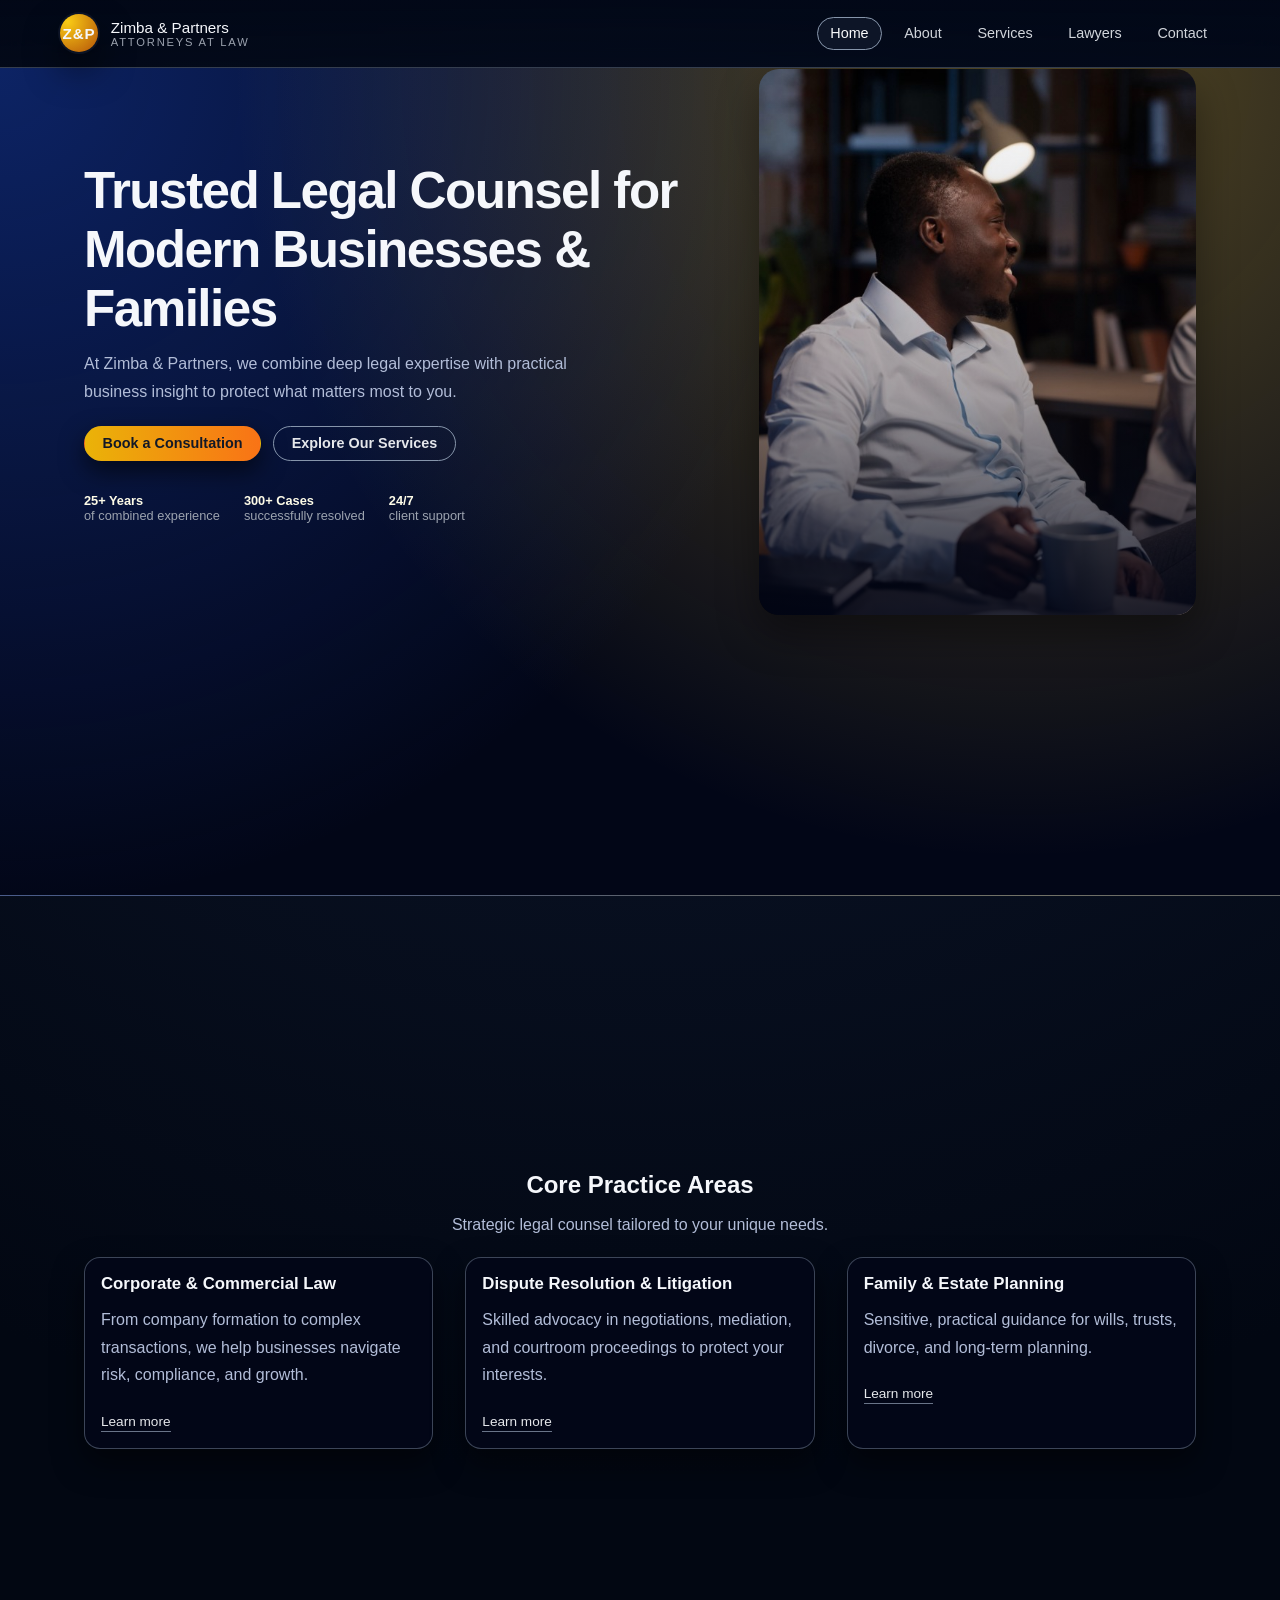
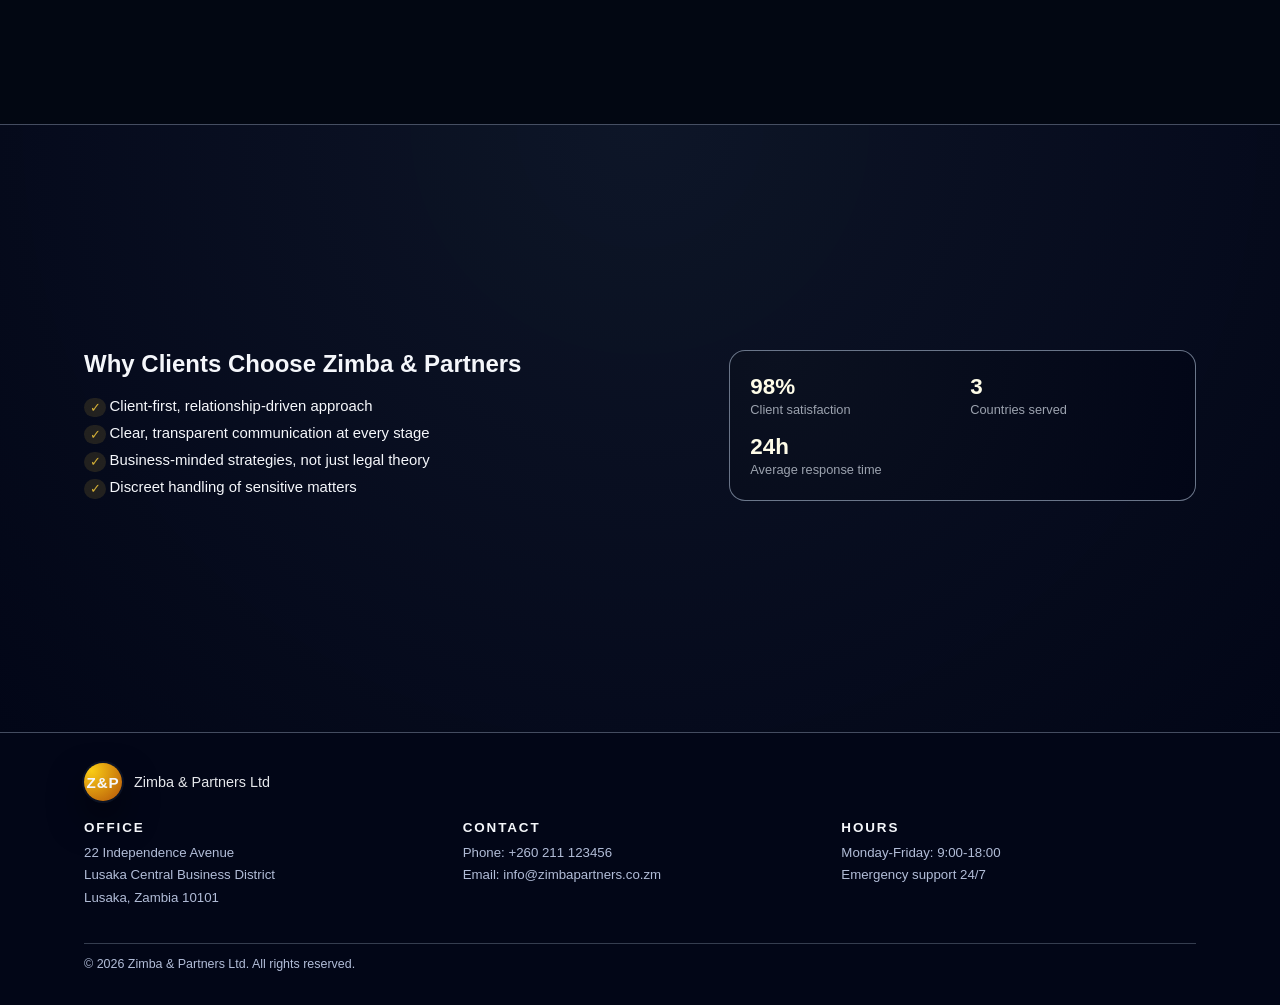
<file: index.html>
<!DOCTYPE html>
<html lang="en">
  <head>
    <meta charset="UTF-8" />
    <meta name="viewport" content="width=device-width, initial-scale=1.0" />
    <title>Zimba &amp; Partners Law Firm | Home</title>
    <link rel="icon" type="image/png" href="assets/img/favicon/favicon.png" />
    <link rel="stylesheet" href="assets/css/style.css" />
  </head>
  <body>
    <header class="site-header">
      <div class="container header-inner">
        <a href="index.html" class="logo">
          <span class="logo-mark">Z&amp;P</span>
          <span class="logo-text">
            Zimba &amp; Partners
            <span class="logo-subtitle">Attorneys at Law</span>
          </span>
        </a>

        <button class="nav-toggle">
          <span class="nav-toggle-line"></span>
          <span class="nav-toggle-line"></span>
          <span class="nav-toggle-line"></span>
        </button>

        <nav class="site-nav">
          <ul>
            <li><a href="index.html" class="active">Home</a></li>
            <li><a href="about.html">About</a></li>
            <li><a href="services.html">Services</a></li>
            <li><a href="lawyers.html">Lawyers</a></li>
            <li><a href="contact.html">Contact</a></li>
          </ul>
        </nav>
      </div>
    </header>

    <main>
      <section class="hero" style="min-height: calc(100vh - 72px);">
        <div class="container hero-inner">
          <div class="hero-content">
            <h1>Trusted Legal Counsel for Modern Businesses &amp; Families</h1>
            <p>
              At Zimba &amp; Partners, we combine deep legal expertise with
              practical business insight to protect what matters most to you.
            </p>
            <div class="hero-actions">
              <a href="contact.html" class="btn">Book a Consultation</a>
              <a href="services.html" class="btn btn-outline">Explore Our Services</a>
            </div>
            <div class="hero-meta">
              <div>
                <span class="hero-meta-label">25+ Years</span>
                <span class="hero-meta-text">of combined experience</span>
              </div>
              <div>
                <span class="hero-meta-label">300+ Cases</span>
                <span class="hero-meta-text">successfully resolved</span>
              </div>
              <div>
                <span class="hero-meta-label">24/7</span>
                <span class="hero-meta-text">client support</span>
              </div>
            </div>
          </div>

          <div class="hero-slideshow">
            <div class="slideshow-track">
              <div class="slideshow-slide active">
                <img src="assets/img/hero/hero-slide-1.jpg" alt="Modern law office interior" />
                <div class="slide-overlay"></div>
              </div>
              <div class="slideshow-slide">
                <img src="assets/img/hero/hero-slide-2.jpg" alt="Legal team in consultation" />
                <div class="slide-overlay"></div>
              </div>
              <div class="slideshow-slide">
                <img src="assets/img/hero/hero-slide-3.jpg" alt="Courtroom advocacy" />
                <div class="slide-overlay"></div>
              </div>
            </div>
          </div>
        </div>
      </section>

      <section class="section" id="home-services">
        <div class="container">
          <header class="section-header">
            <h2>Core Practice Areas</h2>
            <p>Strategic legal counsel tailored to your unique needs.</p>
          </header>

          <div class="card-grid">
            <div class="card">
              <h3>Corporate &amp; Commercial Law</h3>
              <p>
                From company formation to complex transactions, we help businesses
                navigate risk, compliance, and growth.
              </p>
              <a href="services.html#corporate" class="card-link">Learn more</a>
            </div>

            <div class="card">
              <h3>Dispute Resolution &amp; Litigation</h3>
              <p>
                Skilled advocacy in negotiations, mediation, and courtroom
                proceedings to protect your interests.
              </p>
              <a href="services.html#litigation" class="card-link">Learn more</a>
            </div>

            <div class="card">
              <h3>Family &amp; Estate Planning</h3>
              <p>
                Sensitive, practical guidance for wills, trusts, divorce, and
                long-term planning.
              </p>
              <a href="services.html#family" class="card-link">Learn more</a>
            </div>
          </div>
        </div>
      </section>

      <section class="section section-alt final-block">
        <div class="container two-column">
          <div>
            <header class="section-header align-left">
              <h2>Why Clients Choose Zimba &amp; Partners</h2>
            </header>
            <ul class="checklist">
              <li>Client-first, relationship-driven approach</li>
              <li>Clear, transparent communication at every stage</li>
              <li>Business-minded strategies, not just legal theory</li>
              <li>Discreet handling of sensitive matters</li>
            </ul>
          </div>
          <div class="stats-panel">
            <div>
              <span class="stat-number">98%</span>
              <span class="stat-label">Client satisfaction</span>
            </div>
            <div>
              <span class="stat-number">3</span>
              <span class="stat-label">Countries served</span>
            </div>
            <div>
              <span class="stat-number">24h</span>
              <span class="stat-label">Average response time</span>
            </div>
          </div>
        </div>
      </section>

      <footer class="site-footer">
        <div class="container footer-inner">
          <div class="footer-brand">
            <span class="logo-mark">Z&amp;P</span>
            <span class="footer-text">Zimba &amp; Partners Ltd</span>
          </div>
          <div class="footer-columns">
            <div>
              <h4>Office</h4>
              <p>
                22 Independence Avenue<br />
                Lusaka Central Business District<br />
                Lusaka, Zambia 10101
              </p>
            </div>
            <div>
              <h4>Contact</h4>
              <p>
                Phone: +260 211 123456<br />
                Email: info@zimbapartners.co.zm
              </p>
            </div>
            <div>
              <h4>Hours</h4>
              <p>
                Monday-Friday: 9:00-18:00<br />
                Emergency support 24/7
              </p>
            </div>
          </div>
          <div class="footer-bottom">
            <p>&copy; <span id="year"></span> Zimba &amp; Partners Ltd. All rights reserved.</p>
          </div>
        </div>
      </footer>
    </main>

    <script src="assets/js/script.js"></script>
  </body>
</html>
</file>
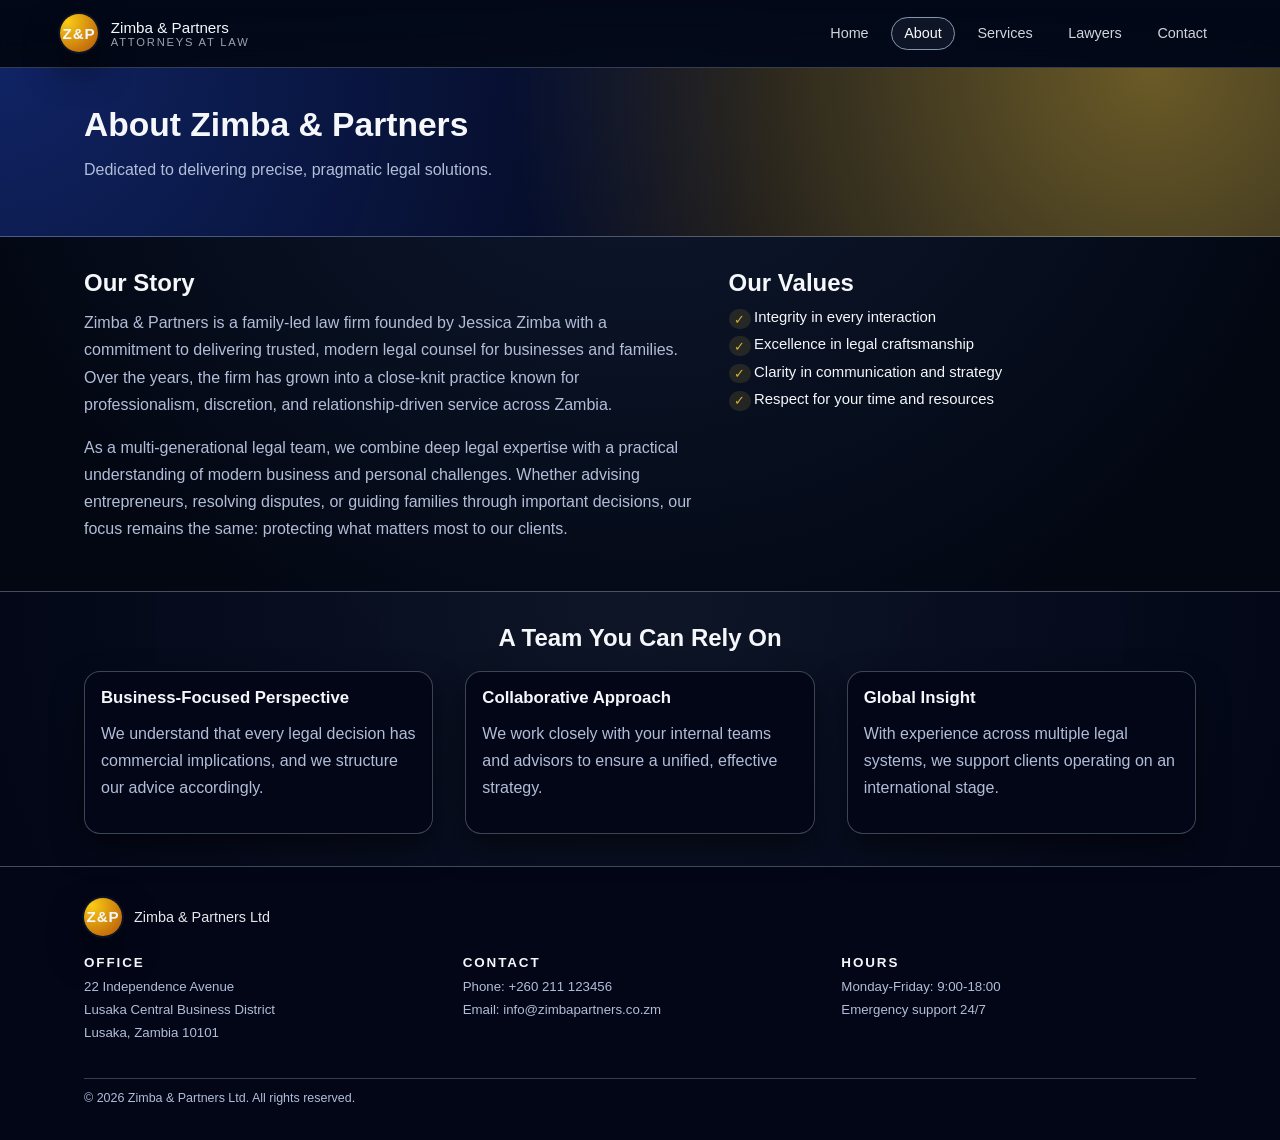
<file: about.html>
<!DOCTYPE html>
<html lang="en">
  <head>
    <meta charset="UTF-8" />
    <meta name="viewport" content="width=device-width, initial-scale=1.0" />
    <title>Zimba &amp; Partners Law Firm | About</title>
    <link rel="icon" type="image/png" href="assets/img/favicon/favicon.png" />
    <link rel="stylesheet" href="assets/css/style.css" />
  </head>
  <body>
    <header class="site-header">
      <div class="container header-inner">
        <a href="index.html" class="logo">
          <span class="logo-mark">Z&amp;P</span>
          <span class="logo-text">
            Zimba &amp; Partners
            <span class="logo-subtitle">Attorneys at Law</span>
          </span>
        </a>

        <button class="nav-toggle">
          <span class="nav-toggle-line"></span>
          <span class="nav-toggle-line"></span>
          <span class="nav-toggle-line"></span>
        </button>

        <nav class="site-nav">
          <ul>
            <li><a href="index.html">Home</a></li>
            <li><a href="about.html" class="active">About</a></li>
            <li><a href="services.html">Services</a></li>
            <li><a href="lawyers.html">Lawyers</a></li>
            <li><a href="contact.html">Contact</a></li>
          </ul>
        </nav>
      </div>
    </header>

    <main>
      <section class="page-hero">
        <div class="container">
          <h1>About Zimba &amp; Partners</h1>
          <p>Dedicated to delivering precise, pragmatic legal solutions.</p>
        </div>
      </section>

      <section class="section">
        <div class="container two-column">
          <div>
            <h2>Our Story</h2>
            <p>
              Zimba &amp; Partners is a family-led law firm founded by Jessica Zimba
              with a commitment to delivering trusted, modern legal counsel for
              businesses and families. Over the years, the firm has grown into a
              close-knit practice known for professionalism, discretion, and
              relationship-driven service across Zambia.
            </p>
            <p>
              As a multi-generational legal team, we combine deep legal expertise
              with a practical understanding of modern business and personal
              challenges. Whether advising entrepreneurs, resolving disputes, or
              guiding families through important decisions, our focus remains the
              same: protecting what matters most to our clients.
            </p>
          </div>
          <div>
            <h2>Our Values</h2>
            <ul class="checklist">
              <li>Integrity in every interaction</li>
              <li>Excellence in legal craftsmanship</li>
              <li>Clarity in communication and strategy</li>
              <li>Respect for your time and resources</li>
            </ul>
          </div>
        </div>
      </section>

      <section class="section section-alt">
        <div class="container">
          <header class="section-header">
            <h2>A Team You Can Rely On</h2>
          </header>
          <div class="card-grid">
            <div class="card">
              <h3>Business-Focused Perspective</h3>
              <p>
                We understand that every legal decision has commercial
                implications, and we structure our advice accordingly.
              </p>
            </div>
            <div class="card">
              <h3>Collaborative Approach</h3>
              <p>
                We work closely with your internal teams and advisors to ensure a
                unified, effective strategy.
              </p>
            </div>
            <div class="card">
              <h3>Global Insight</h3>
              <p>
                With experience across multiple legal systems, we support clients
                operating on an international stage.
              </p>
            </div>
          </div>
        </div>
      </section>

      <footer class="site-footer">
        <div class="container footer-inner">
          <div class="footer-brand">
            <span class="logo-mark">Z&amp;P</span>
            <span class="footer-text">Zimba &amp; Partners Ltd</span>
          </div>
          <div class="footer-columns">
            <div>
              <h4>Office</h4>
              <p>
                22 Independence Avenue<br />
                Lusaka Central Business District<br />
                Lusaka, Zambia 10101
              </p>
            </div>
            <div>
              <h4>Contact</h4>
              <p>
                Phone: +260 211 123456<br />
                Email: info@zimbapartners.co.zm
              </p>
            </div>
            <div>
              <h4>Hours</h4>
              <p>
                Monday-Friday: 9:00-18:00<br />
                Emergency support 24/7
              </p>
            </div>
          </div>
          <div class="footer-bottom">
            <p>&copy; <span id="year"></span> Zimba &amp; Partners Ltd. All rights reserved.</p>
          </div>
        </div>
      </footer>
    </main>

    <script src="assets/js/script.js"></script>
  </body>
</html>
</file>
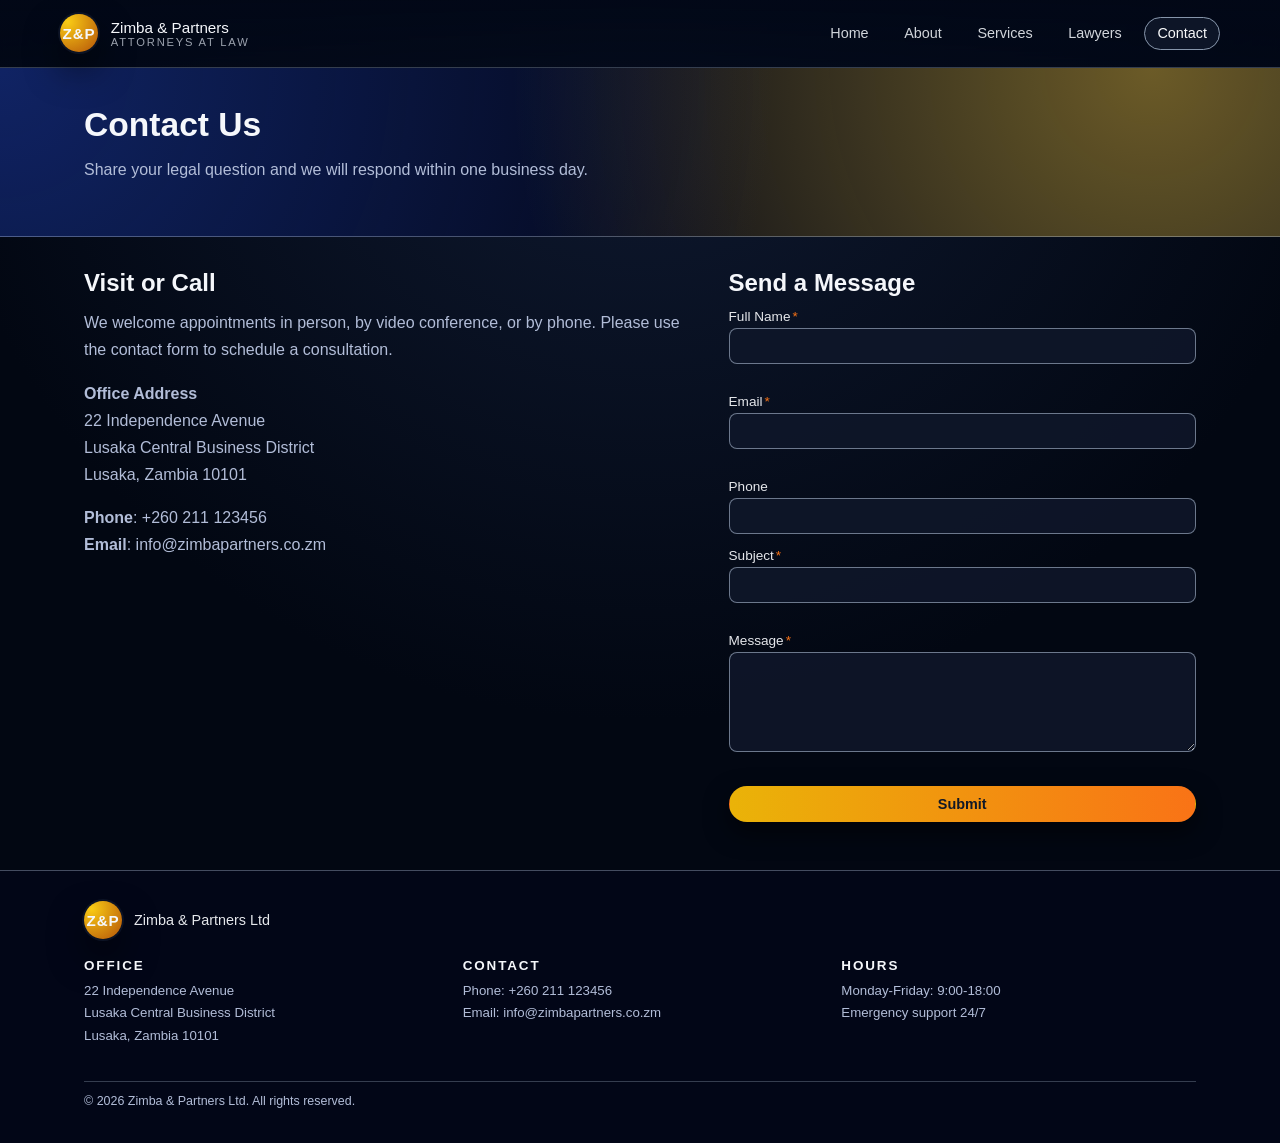
<file: contact.html>
<!DOCTYPE html>
<html lang="en">
  <head>
    <meta charset="UTF-8" />
    <meta name="viewport" content="width=device-width, initial-scale=1.0" />
    <title>Zimba &amp; Partners Law Firm | Contact</title>
    <link rel="icon" type="image/png" href="assets/img/favicon/favicon.png" />
    <link rel="stylesheet" href="assets/css/style.css" />
  </head>
  <body>
    <header class="site-header">
      <div class="container header-inner">
        <a href="index.html" class="logo">
          <span class="logo-mark">Z&amp;P</span>
          <span class="logo-text">
            Zimba &amp; Partners
            <span class="logo-subtitle">Attorneys at Law</span>
          </span>
        </a>

        <button class="nav-toggle">
          <span class="nav-toggle-line"></span>
          <span class="nav-toggle-line"></span>
          <span class="nav-toggle-line"></span>
        </button>

        <nav class="site-nav">
          <ul>
            <li><a href="index.html">Home</a></li>
            <li><a href="about.html">About</a></li>
            <li><a href="services.html">Services</a></li>
            <li><a href="lawyers.html">Lawyers</a></li>
            <li><a href="contact.html" class="active">Contact</a></li>
          </ul>
        </nav>
      </div>
    </header>

    <main>
      <section class="page-hero">
        <div class="container">
          <h1>Contact Us</h1>
          <p>Share your legal question and we will respond within one business day.</p>
        </div>
      </section>

      <section class="section">
        <div class="container two-column">
          <div>
            <h2>Visit or Call</h2>
            <p>
              We welcome appointments in person, by video conference, or by phone.
              Please use the contact form to schedule a consultation.
            </p>
            <p>
              <strong>Office Address</strong><br />
              22 Independence Avenue<br />
              Lusaka Central Business District<br />
              Lusaka, Zambia 10101
            </p>
            <p>
              <strong>Phone</strong>: +260 211 123456<br />
              <strong>Email</strong>: info@zimbapartners.co.zm
            </p>
          </div>

          <div>
            <h2>Send a Message</h2>
            <form id="contact-form" novalidate>
              <div class="form-group">
                <label for="name">Full Name<span class="required">*</span></label>
                <input type="text" id="name" name="name" required />
                <p class="error-message" data-for="name"></p>
              </div>

              <div class="form-group">
                <label for="email">Email<span class="required">*</span></label>
                <input type="email" id="email" name="email" required />
                <p class="error-message" data-for="email"></p>
              </div>

              <div class="form-group">
                <label for="phone">Phone</label>
                <input type="tel" id="phone" name="phone" />
              </div>

              <div class="form-group">
                <label for="subject">Subject<span class="required">*</span></label>
                <input type="text" id="subject" name="subject" required />
                <p class="error-message" data-for="subject"></p>
              </div>

              <div class="form-group">
                <label for="message">Message<span class="required">*</span></label>
                <textarea id="message" name="message" rows="5" required></textarea>
                <p class="error-message" data-for="message"></p>
              </div>

              <div class="form-group">
                <button type="submit" class="btn btn-full">Submit</button>
              </div>

              <p id="form-success" class="form-success"></p>
            </form>
          </div>
        </div>
      </section>

      <footer class="site-footer">
        <div class="container footer-inner">
          <div class="footer-brand">
            <span class="logo-mark">Z&amp;P</span>
            <span class="footer-text">Zimba &amp; Partners Ltd</span>
          </div>
          <div class="footer-columns">
            <div>
              <h4>Office</h4>
              <p>
                22 Independence Avenue<br />
                Lusaka Central Business District<br />
                Lusaka, Zambia 10101
              </p>
            </div>
            <div>
              <h4>Contact</h4>
              <p>
                Phone: +260 211 123456<br />
                Email: info@zimbapartners.co.zm
              </p>
            </div>
            <div>
              <h4>Hours</h4>
              <p>
                Monday-Friday: 9:00-18:00<br />
                Emergency support 24/7
              </p>
            </div>
          </div>
          <div class="footer-bottom">
            <p>&copy; <span id="year"></span> Zimba &amp; Partners Ltd. All rights reserved.</p>
          </div>
        </div>
      </footer>
    </main>

    <script src="assets/js/script.js"></script>
  </body>
</html>
</file>
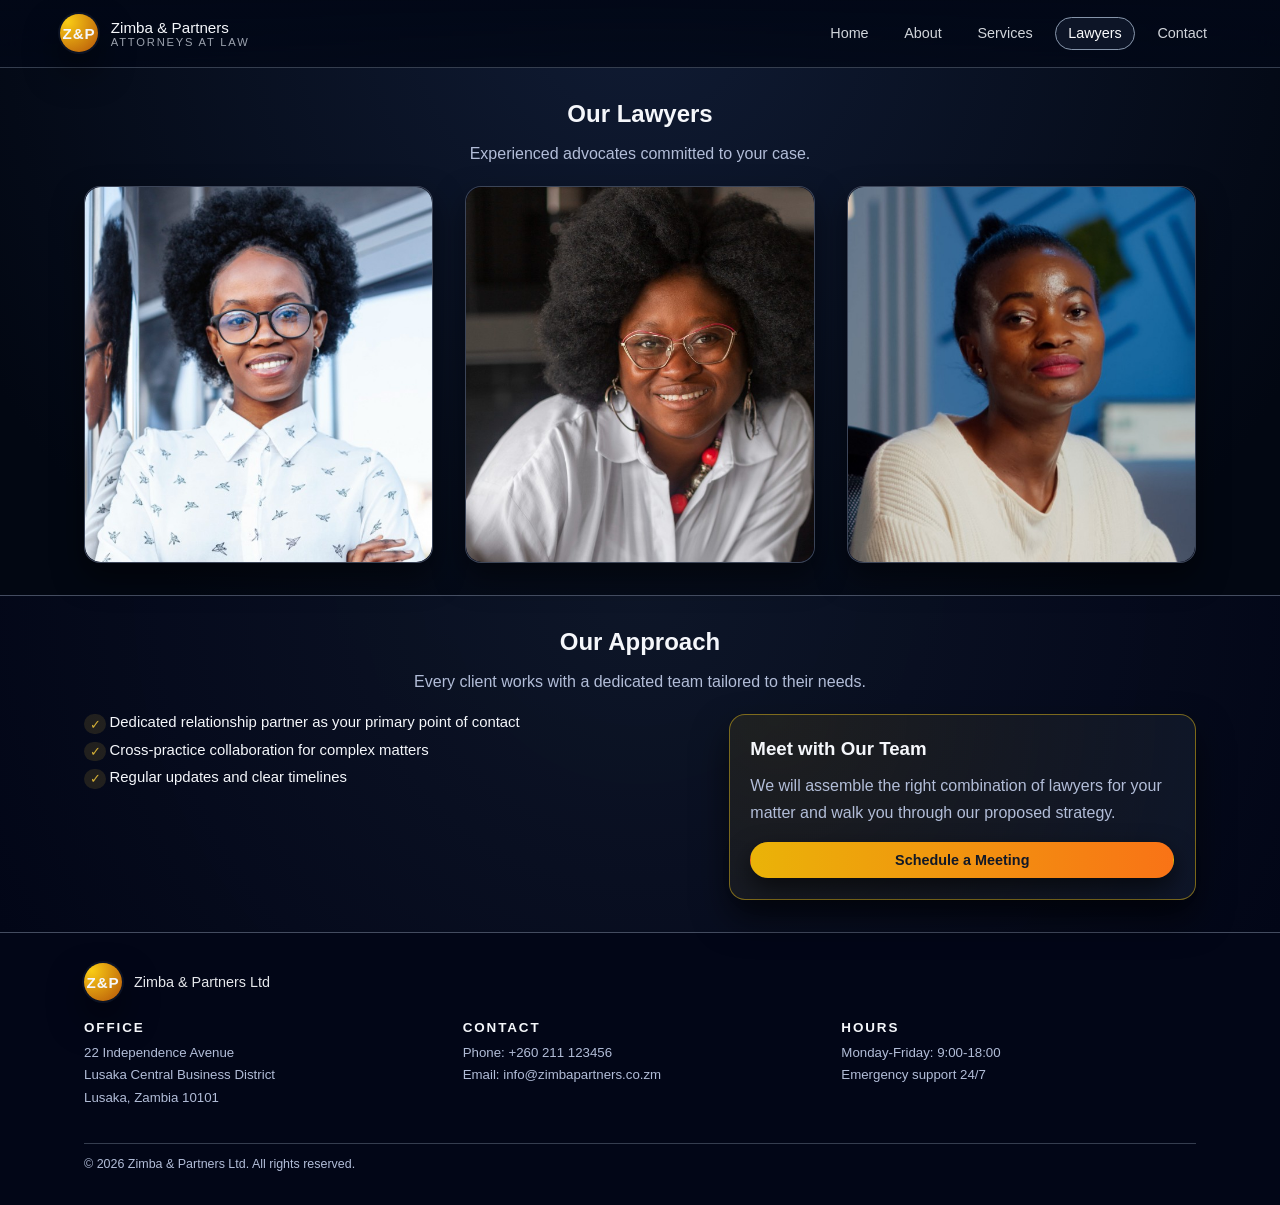
<file: lawyers.html>
<!DOCTYPE html>
<html lang="en">

<head>
  <meta charset="UTF-8" />
  <meta name="viewport" content="width=device-width, initial-scale=1.0" />
  <title>Zimba &amp; Partners Law Firm | Our Lawyers</title>
  <link rel="icon" type="image/png" href="assets/img/favicon/favicon.png" />
  <link rel="stylesheet" href="assets/css/style.css" />
</head>

<body>
  <header class="site-header">
    <div class="container header-inner">
      <a href="index.html" class="logo">
        <span class="logo-mark">Z&amp;P</span>
        <span class="logo-text">
          Zimba &amp; Partners
          <span class="logo-subtitle">Attorneys at Law</span>
        </span>
      </a>

      <button class="nav-toggle">
        <span class="nav-toggle-line"></span>
        <span class="nav-toggle-line"></span>
        <span class="nav-toggle-line"></span>
      </button>

      <nav class="site-nav">
        <ul>
          <li><a href="index.html">Home</a></li>
          <li><a href="about.html">About</a></li>
          <li><a href="services.html">Services</a></li>
          <li><a href="lawyers.html" class="active">Lawyers</a></li>
          <li><a href="contact.html">Contact</a></li>
        </ul>
      </nav>
    </div>
  </header>

  <main>
    <section class="section">
      <div class="container">
        <header class="section-header">
          <h1>Our Lawyers</h1>
          <p>Experienced advocates committed to your case.</p>
        </header>
        <div class="card-grid">
          <div class="card lawyer-card lawyer-card--hover">
            <div class="lawyer-portrait">
              <img src="assets/img/lawyers/mwansa-zimba.jpg" alt="Mwansa Zimba" />
            </div>
            <div class="lawyer-details">
              <div class="lawyer-avatar">MZ</div>
              <h3>Mwansa Zimba</h3>
              <p class="lawyer-role">Partner, Dispute Resolution &amp; Litigation</p>
              <p>
                Mwansa represents clients in commercial disputes, negotiations,
                and civil litigation before Zambian courts and tribunals. Known
                for her calm, strategic approach and sharp advocacy.
              </p>
              <p class="lawyer-meta">Member: Law Association of Zambia</p>
            </div>
          </div>

          <div class="card lawyer-card lawyer-card--hover">
            <div class="lawyer-portrait">
              <img src="assets/img/lawyers/jessica-zimba.jpg" alt="Jessica Zimba" />
            </div>
            <div class="lawyer-details">
              <div class="lawyer-avatar">JZ</div>
              <h3>Jessica Zimba</h3>
              <p class="lawyer-role">Founder &amp; Managing Partner</p>
              <p>
                Jessica, founder of Zimba &amp; Partners, advises businesses and
                families on corporate governance, transactions, and strategic
                legal matters across Zambia and the wider region.
              </p>
              <p class="lawyer-meta">Bar Admissions: High Court of Zambia; Law Association of Zambia</p>
            </div>
          </div>

          <div class="card lawyer-card lawyer-card--hover">
            <div class="lawyer-portrait">
              <img src="assets/img/lawyers/bupe-zimba.jpg" alt="Bupe Zimba" />
            </div>
            <div class="lawyer-details">
              <div class="lawyer-avatar">BZ</div>
              <h3>Bupe Zimba</h3>
              <p class="lawyer-role">Partner, Family &amp; Estate Law</p>
              <p>
                Bupe guides families through wills, estate planning, and
                sensitive personal matters. Her approach combines empathy,
                discretion, and practical legal guidance tailored to each
                client's circumstances.
              </p>
              <p class="lawyer-meta">Admitted: High Court of Zambia</p>
            </div>
          </div>
        </div>
      </div>
    </section>

    <section class="section section-alt">
      <div class="container">
        <header class="section-header">
          <h2>Our Approach</h2>
          <p>Every client works with a dedicated team tailored to their needs.</p>
        </header>
        <div class="two-column">
          <div>
            <ul class="checklist">
              <li>Dedicated relationship partner as your primary point of contact</li>
              <li>Cross-practice collaboration for complex matters</li>
              <li>Regular updates and clear timelines</li>
            </ul>
          </div>
          <div class="highlight-panel">
            <h3>Meet with Our Team</h3>
            <p>
              We will assemble the right combination of lawyers for your matter
              and walk you through our proposed strategy.
            </p>
            <a href="contact.html" class="btn btn-full">Schedule a Meeting</a>
          </div>
        </div>
      </div>
    </section>

    <footer class="site-footer">
      <div class="container footer-inner">
        <div class="footer-brand">
          <span class="logo-mark">Z&amp;P</span>
          <span class="footer-text">Zimba &amp; Partners Ltd</span>
        </div>
        <div class="footer-columns">
          <div>
            <h4>Office</h4>
            <p>
              22 Independence Avenue<br />
              Lusaka Central Business District<br />
              Lusaka, Zambia 10101
            </p>
          </div>
          <div>
            <h4>Contact</h4>
            <p>
              Phone: +260 211 123456<br />
              Email: info@zimbapartners.co.zm
            </p>
          </div>
          <div>
            <h4>Hours</h4>
            <p>
              Monday-Friday: 9:00-18:00<br />
              Emergency support 24/7
            </p>
          </div>
        </div>
        <div class="footer-bottom">
          <p>&copy; <span id="year"></span> Zimba &amp; Partners Ltd. All rights reserved.</p>
        </div>
      </div>
    </footer>
  </main>

  <script src="assets/js/script.js"></script>
</body>

</html>
</file>
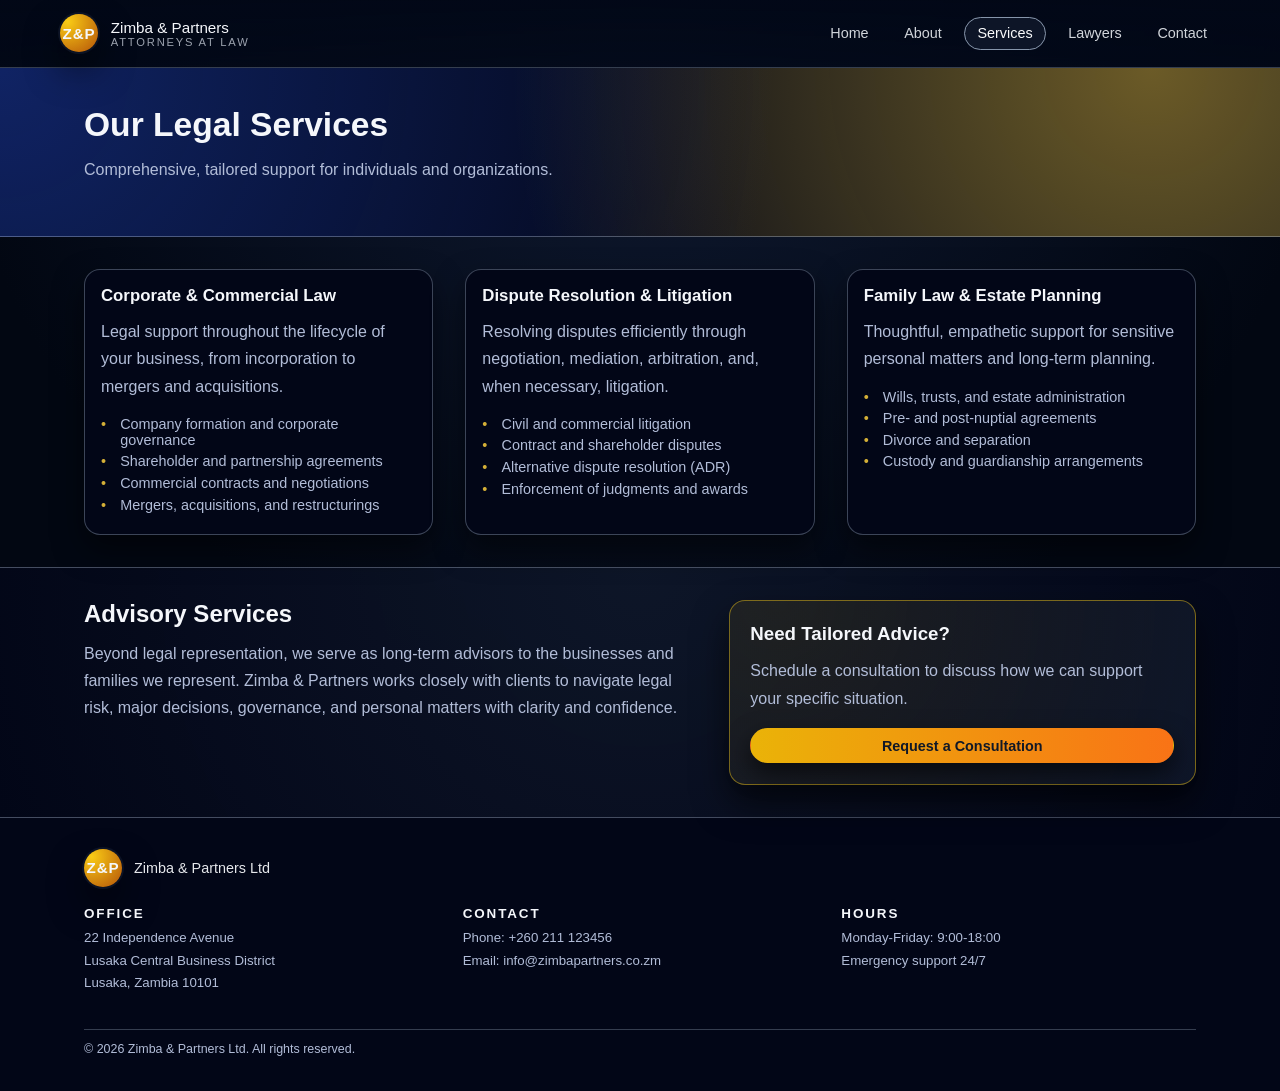
<file: services.html>
<!DOCTYPE html>
<html lang="en">
  <head>
    <meta charset="UTF-8" />
    <meta name="viewport" content="width=device-width, initial-scale=1.0" />
    <title>Zimba &amp; Partners Law Firm | Services</title>
    <link rel="icon" type="image/png" href="assets/img/favicon/favicon.png" />
    <link rel="stylesheet" href="assets/css/style.css" />
  </head>
  <body>
    <header class="site-header">
      <div class="container header-inner">
        <a href="index.html" class="logo">
          <span class="logo-mark">Z&amp;P</span>
          <span class="logo-text">
            Zimba &amp; Partners
            <span class="logo-subtitle">Attorneys at Law</span>
          </span>
        </a>

        <button class="nav-toggle">
          <span class="nav-toggle-line"></span>
          <span class="nav-toggle-line"></span>
          <span class="nav-toggle-line"></span>
        </button>

        <nav class="site-nav">
          <ul>
            <li><a href="index.html">Home</a></li>
            <li><a href="about.html">About</a></li>
            <li><a href="services.html" class="active">Services</a></li>
            <li><a href="lawyers.html">Lawyers</a></li>
            <li><a href="contact.html">Contact</a></li>
          </ul>
        </nav>
      </div>
    </header>

    <main>
      <section class="page-hero">
        <div class="container">
          <h1>Our Legal Services</h1>
          <p>Comprehensive, tailored support for individuals and organizations.</p>
        </div>
      </section>

      <section class="section">
        <div class="container">
          <div class="card-grid">
            <div class="card" id="corporate">
              <h3>Corporate &amp; Commercial Law</h3>
              <p>
                Legal support throughout the lifecycle of your business, from
                incorporation to mergers and acquisitions.
              </p>
              <ul class="bullet-list">
                <li>Company formation and corporate governance</li>
                <li>Shareholder and partnership agreements</li>
                <li>Commercial contracts and negotiations</li>
                <li>Mergers, acquisitions, and restructurings</li>
              </ul>
            </div>

            <div class="card" id="litigation">
              <h3>Dispute Resolution &amp; Litigation</h3>
              <p>
                Resolving disputes efficiently through negotiation, mediation,
                arbitration, and, when necessary, litigation.
              </p>
              <ul class="bullet-list">
                <li>Civil and commercial litigation</li>
                <li>Contract and shareholder disputes</li>
                <li>Alternative dispute resolution (ADR)</li>
                <li>Enforcement of judgments and awards</li>
              </ul>
            </div>

            <div class="card" id="family">
              <h3>Family Law &amp; Estate Planning</h3>
              <p>
                Thoughtful, empathetic support for sensitive personal matters and
                long-term planning.
              </p>
              <ul class="bullet-list">
                <li>Wills, trusts, and estate administration</li>
                <li>Pre- and post-nuptial agreements</li>
                <li>Divorce and separation</li>
                <li>Custody and guardianship arrangements</li>
              </ul>
            </div>
          </div>
        </div>
      </section>

      <section class="section section-alt">
        <div class="container two-column">
          <div>
            <h2>Advisory Services</h2>
            <p>
              Beyond legal representation, we serve as long-term advisors to the
              businesses and families we represent. Zimba &amp; Partners works closely
              with clients to navigate legal risk, major decisions, governance,
              and personal matters with clarity and confidence.
            </p>
          </div>
          <div class="highlight-panel">
            <h3>Need Tailored Advice?</h3>
            <p>
              Schedule a consultation to discuss how we can support your specific
              situation.
            </p>
            <a href="contact.html" class="btn btn-full">Request a Consultation</a>
          </div>
        </div>
      </section>

      <footer class="site-footer">
        <div class="container footer-inner">
          <div class="footer-brand">
            <span class="logo-mark">Z&amp;P</span>
            <span class="footer-text">Zimba &amp; Partners Ltd</span>
          </div>
          <div class="footer-columns">
            <div>
              <h4>Office</h4>
              <p>
                22 Independence Avenue<br />
                Lusaka Central Business District<br />
                Lusaka, Zambia 10101
              </p>
            </div>
            <div>
              <h4>Contact</h4>
              <p>
                Phone: +260 211 123456<br />
                Email: info@zimbapartners.co.zm
              </p>
            </div>
            <div>
              <h4>Hours</h4>
              <p>
                Monday-Friday: 9:00-18:00<br />
                Emergency support 24/7
              </p>
            </div>
          </div>
          <div class="footer-bottom">
            <p>&copy; <span id="year"></span> Zimba &amp; Partners Ltd. All rights reserved.</p>
          </div>
        </div>
      </footer>
    </main>

    <script src="assets/js/script.js"></script>
  </body>
</html>
</file>
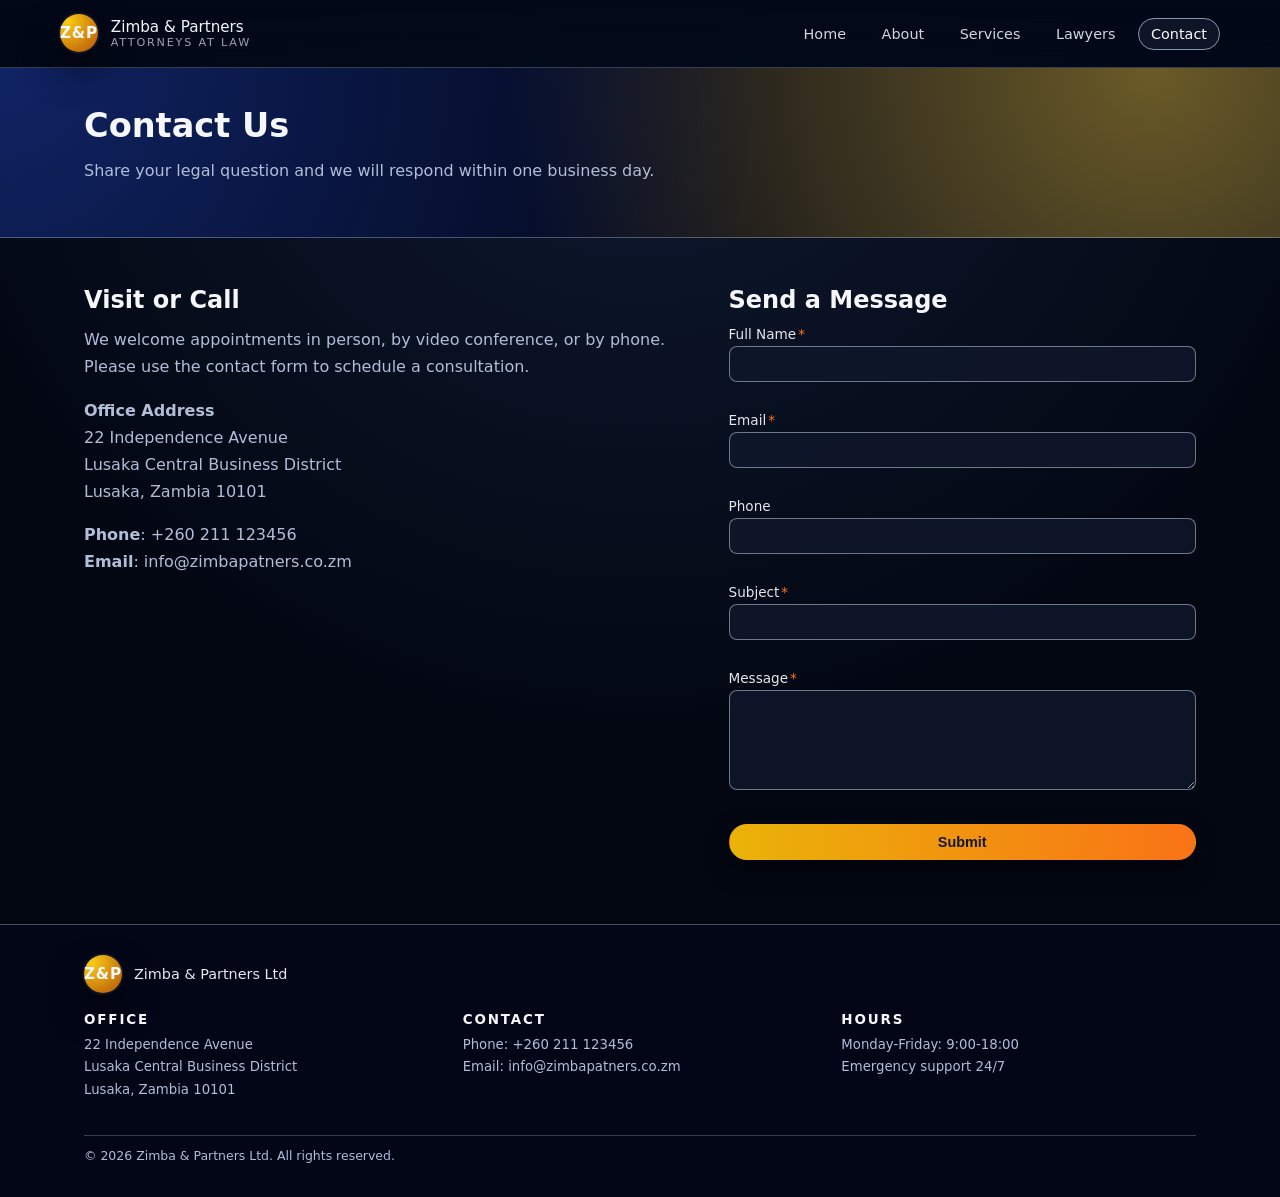
<file: html/contact.html>
<!DOCTYPE html>
<html lang="en">
  <head>
    <meta charset="UTF-8" />
    <meta name="viewport" content="width=device-width, initial-scale=1.0" />
    <title>Zimba &amp; Partners Law Firm | Contact</title>
    <link rel="stylesheet" href="../css/style.css" />
  </head>
  <body>
    <header class="site-header">
      <div class="container header-inner">
        <a href="../index.html" class="logo">
          <span class="logo-mark">Z&amp;P</span>
          <span class="logo-text">
            Zimba &amp; Partners
            <span class="logo-subtitle">Attorneys at Law</span>
          </span>
        </a>

        <button class="nav-toggle" aria-label="Toggle navigation" aria-expanded="false">
          <span class="nav-toggle-line"></span>
          <span class="nav-toggle-line"></span>
          <span class="nav-toggle-line"></span>
        </button>

        <nav class="site-nav" aria-label="Main navigation">
          <ul>
            <li><a href="../index.html">Home</a></li>
            <li><a href="about.html">About</a></li>
            <li><a href="services.html">Services</a></li>
            <li><a href="lawyers.html">Lawyers</a></li>
            <li><a href="contact.html" class="active">Contact</a></li>
          </ul>
        </nav>
      </div>
    </header>

    <main>
      <section class="page-hero">
        <div class="container">
          <h1>Contact Us</h1>
          <p>Share your legal question and we will respond within one business day.</p>
        </div>
      </section>

      <section class="section">
        <div class="container two-column">
          <div>
            <h2>Visit or Call</h2>
            <p>
              We welcome appointments in person, by video conference, or by phone.
              Please use the contact form to schedule a consultation.
            </p>
            <p>
              <strong>Office Address</strong><br />
              22 Independence Avenue<br />
              Lusaka Central Business District<br />
              Lusaka, Zambia 10101
            </p>
            <p>
              <strong>Phone</strong>: +260 211 123456<br />
              <strong>Email</strong>: info@zimbapatners.co.zm
            </p>
          </div>

          <div>
            <h2>Send a Message</h2>
            <form id="contact-form" novalidate>
              <div class="form-group">
                <label for="name">Full Name<span class="required">*</span></label>
                <input type="text" id="name" name="name" required />
                <p class="error-message" data-for="name"></p>
              </div>

              <div class="form-group">
                <label for="email">Email<span class="required">*</span></label>
                <input type="email" id="email" name="email" required />
                <p class="error-message" data-for="email"></p>
              </div>

              <div class="form-group">
                <label for="phone">Phone</label>
                <input type="tel" id="phone" name="phone" />
                <p class="error-message" data-for="phone"></p>
              </div>

              <div class="form-group">
                <label for="subject">Subject<span class="required">*</span></label>
                <input type="text" id="subject" name="subject" required />
                <p class="error-message" data-for="subject"></p>
              </div>

              <div class="form-group">
                <label for="message">Message<span class="required">*</span></label>
                <textarea id="message" name="message" rows="5" required></textarea>
                <p class="error-message" data-for="message"></p>
              </div>

              <div class="form-group">
                <button type="submit" class="btn btn-full">Submit</button>
              </div>

              <p id="form-success" class="form-success" role="status" aria-live="polite"></p>
            </form>
          </div>
        </div>
      </section>
    </main>

    <footer class="site-footer">
      <div class="container footer-inner">
        <div class="footer-brand">
          <span class="logo-mark">Z&amp;P</span>
          <span class="footer-text">Zimba &amp; Partners Ltd</span>
        </div>
        <div class="footer-columns">
          <div>
            <h4>Office</h4>
            <p>
              22 Independence Avenue<br />
              Lusaka Central Business District<br />
              Lusaka, Zambia 10101
            </p>
          </div>
          <div>
            <h4>Contact</h4>
            <p>
              Phone: +260 211 123456<br />
              Email: info@zimbapatners.co.zm
            </p>
          </div>
          <div>
            <h4>Hours</h4>
            <p>
              Monday-Friday: 9:00-18:00<br />
              Emergency support 24/7
            </p>
          </div>
        </div>
        <div class="footer-bottom">
          <p>&copy; <span id="year"></span> Zimba &amp; Partners Ltd. All rights reserved.</p>
        </div>
      </div>
    </footer>

    <script src="../js/script.js"></script>
  </body>
</html>
</file>
<file: assets/css/style.css>
:root {
  --color-accent: #d4af37;
  --color-accent-soft: rgba(212, 175, 55, 0.14);
  --color-text: #f5f7fb;
  --color-text-muted: #b2bdd8;
  --shadow-soft: 0 18px 40px rgba(0, 0, 0, 0.4);
  --radius-lg: 16px;
  --radius-sm: 8px;
  --container-width: 1160px;
  --header-height: 72px;
  --footer-min-height: 220px;
}

*,
*::before,
*::after {
  box-sizing: border-box;
}

html,
body {
  margin: 0;
  padding: 0;
  font-family: "Segoe UI", sans-serif;
  background: radial-gradient(circle at top, #101b33 0, #020712 55%);
  color: var(--color-text);
  -webkit-font-smoothing: antialiased;
}

body {
  min-height: 100vh;
  display: flex;
  flex-direction: column;
}

img {
  max-width: 100%;
  display: block;
}

a {
  color: inherit;
  text-decoration: none;
}

p {
  margin: 0 0 1rem;
  color: var(--color-text-muted);
  line-height: 1.7;
}

h1,
h2,
h3,
h4 {
  margin: 0 0 0.75rem;
  font-weight: 600;
}

.container {
  width: 100%;
  max-width: var(--container-width);
  margin: 0 auto;
  padding: 0 1.5rem;
}

/* HEADER & NAVBAR */

.site-header {
  position: sticky;
  top: 0;
  z-index: 50;
  backdrop-filter: blur(18px);
  background: linear-gradient(to bottom, rgba(2, 8, 23, 0.98), rgba(2, 8, 23, 0.85));
  border-bottom: 1px solid rgba(148, 163, 184, 0.35);
}

.header-inner {
  display: flex;
  align-items: center;
  justify-content: space-between;
  padding: 0.9rem 0;
  gap: 1.5rem;
}

.logo {
  display: flex;
  align-items: center;
  gap: 0.8rem;
  color: var(--color-text);
}

.logo-mark {
  width: 38px;
  height: 38px;
  border-radius: 999px;
  display: inline-flex;
  align-items: center;
  justify-content: center;
  font-weight: 700;
  font-size: 0.95rem;
  letter-spacing: 0.06em;
  text-transform: uppercase;
  background: radial-gradient(circle at 20% 20%, #facc15, #b45309);
  box-shadow: 0 0 0 2px rgba(15, 23, 42, 0.8), 0 18px 35px rgba(0, 0, 0, 0.55);
}

.logo-text {
  display: flex;
  flex-direction: column;
  font-size: 0.95rem;
}

.logo-subtitle {
  font-size: 0.7rem;
  text-transform: uppercase;
  letter-spacing: 0.16em;
  color: #9ca3af;
}

.site-nav ul {
  list-style: none;
  margin: 0;
  padding: 0;
  display: flex;
  align-items: center;
  gap: 0.6rem;
}

.site-nav a {
  font-size: 0.9rem;
  padding: 0.45rem 0.75rem;
  border-radius: 999px;
  color: #d1d5db;
  border: 1px solid transparent;
  transition: background 0.18s ease, color 0.18s ease, border-color 0.18s ease, transform 0.15s ease;
}

.site-nav a:hover {
  background: rgba(15, 23, 42, 0.85);
  color: #e5e7eb;
}

.site-nav a.active {
  background: rgba(15, 23, 42, 0.9);
  border-color: rgba(148, 163, 184, 0.9);
  color: #f9fafb;
}

.nav-toggle {
  display: none;
  flex-direction: column;
  justify-content: center;
  gap: 4px;
  width: 40px;
  height: 40px;
  border-radius: 999px;
  border: 1px solid rgba(148, 163, 184, 0.6);
  background: radial-gradient(circle at 10% 0, #1f2937, #020617);
  cursor: pointer;
  padding: 0;
}

.nav-toggle-line {
  width: 18px;
  height: 2px;
  border-radius: 999px;
  background: #e5e7eb;
  margin: 0 auto;
}

/* HERO */

.hero {
  padding: 0.1rem 0 3.8rem;
  background:
    radial-gradient(circle at top left, rgba(29, 78, 216, 0.4), transparent 55%),
    radial-gradient(circle at 80% 0, rgba(212, 175, 55, 0.4), transparent 60%),
    linear-gradient(to bottom, #020617, #020617);
  border-bottom: 1px solid rgba(148, 163, 184, 0.45);
}

.hero-inner {
  display: grid;
  grid-template-columns: minmax(0, 1.6fr) minmax(0, 1.1fr);
  gap: 2.5rem;
  align-items: center;
}

.hero-content h1 {
  font-size: clamp(2.4rem, 5vw, 3.2rem);
  letter-spacing: -0.03em;
}

.hero-content p {
  max-width: 34rem;
  font-size: 1rem;
}

.hero-actions {
  display: flex;
  flex-wrap: wrap;
  gap: 0.75rem;
  margin-top: 1.3rem;
}

.hero-meta {
  display: flex;
  flex-wrap: wrap;
  gap: 1.5rem;
  margin-top: 2rem;
  font-size: 0.8rem;
}

.hero-meta-label {
  display: block;
  font-weight: 600;
  color: #fefce8;
}

.hero-meta-text {
  color: #9ca3af;
}

/* HERO SLIDESHOW */

.hero-slideshow {
  position: relative;
  width: 100%;
  max-width: 500px;
  margin-left: auto;
  border-radius: 20px;
  overflow: hidden;
  box-shadow: var(--shadow-soft);
}

.slideshow-track {
  position: relative;
  width: 100%;
  aspect-ratio: 4 / 5;
  min-height: 400px;
}

.slideshow-slide {
  position: absolute;
  inset: 0;
  opacity: 0;
  transition: opacity 0.8s ease-in-out;
  z-index: 1;
}

.slideshow-slide.active {
  opacity: 1;
  z-index: 2;
}

.slideshow-slide img {
  width: 100%;
  height: 100%;
  object-fit: cover;
}

.slide-overlay {
  position: absolute;
  inset: 0;
  background: linear-gradient(
    to top,
    rgba(2, 6, 23, 0.85) 0%,
    rgba(2, 6, 23, 0.3) 40%,
    rgba(2, 6, 23, 0.1) 70%,
    transparent 100%
  );
}

/* BUTTONS */

.btn {
  display: inline-flex;
  align-items: center;
  justify-content: center;
  padding: 0.55rem 1.1rem;
  border-radius: 999px;
  border: 1px solid transparent;
  background: linear-gradient(to right, #eab308, #f97316);
  color: #111827;
  font-size: 0.9rem;
  font-weight: 600;
  cursor: pointer;
  transition: transform 0.12s ease, box-shadow 0.12s ease, background 0.12s ease, color 0.12s ease;
  box-shadow: 0 10px 25px rgba(0, 0, 0, 0.6);
}

.btn:hover {
  transform: translateY(-1px);
  box-shadow: 0 16px 32px rgba(0, 0, 0, 0.65);
}

.btn-outline {
  background: transparent;
  border-color: rgba(148, 163, 184, 0.9);
  color: #e5e7eb;
  box-shadow: none;
}

.btn-outline:hover {
  background: rgba(15, 23, 42, 0.9);
}

.btn-full {
  width: 100%;
}

/* SECTIONS & LAYOUT */

.section {
  padding: 2rem 0;
}

.section-alt {
  background: radial-gradient(circle at top, rgba(15, 23, 42, 0.9), #020617);
  border-top: 1px solid rgba(148, 163, 184, 0.45);
}

#home-services {
  min-height: calc(100vh - var(--header-height));
  display: flex;
  align-items: center;
}

#home-services > .container {
  width: 100%;
}

.final-block {
  min-height: calc(100vh - var(--header-height) - var(--footer-min-height));
  display: flex;
  align-items: center;
}

.final-block > .container {
  width: 100%;
}

.section-header {
  text-align: center;
  margin-bottom: 1.2rem;
}

.section-header.align-left {
  text-align: left;
}

.section-header p {
  max-width: 32rem;
  margin-left: auto;
  margin-right: auto;
}

.two-column {
  display: grid;
  grid-template-columns: minmax(0, 1.3fr) minmax(0, 1fr);
  gap: 2.3rem;
  align-items: flex-start;
}

.card-grid {
  display: grid;
  grid-template-columns: repeat(3, minmax(0, 1fr));
  gap: 2rem;
}

.card {
  background: radial-gradient(circle at 10% 0, #020617, #020617);
  border-radius: var(--radius-lg);
  border: 1px solid rgba(148, 163, 184, 0.4);
  padding: 1rem;
  box-shadow: 0 14px 30px rgba(0, 0, 0, 0.5);
}

.card h3 {
  font-size: 1.05rem;
}

#corporate,
#litigation,
#family {
  scroll-margin-top: var(--header-height);
}

.card-link {
  display: inline-flex;
  margin-top: 0.6rem;
  font-size: 0.85rem;
  color: #e5e7eb;
  padding-bottom: 2px;
  border-bottom: 1px solid rgba(148, 163, 184, 0.7);
}

.bullet-list {
  list-style: none;
  padding: 0;
  margin: 0.3rem 0 0;
  font-size: 0.9rem;
}

.bullet-list li {
  padding-left: 1.2rem;
  position: relative;
  margin-bottom: 0.35rem;
  color: var(--color-text-muted);
}

.bullet-list li::before {
  content: "•";
  position: absolute;
  left: 0;
  top: 0;
  color: var(--color-accent);
}

.checklist {
  list-style: none;
  padding: 0;
  margin: 0;
}

.checklist li {
  position: relative;
  padding-left: 1.6rem;
  margin-bottom: 0.7rem;
  font-size: 0.93rem;
}

.checklist li::before {
  content: "✓";
  position: absolute;
  left: 0;
  top: 0;
  font-size: 0.8rem;
  padding: 0.15rem 0.35rem;
  border-radius: 999px;
  background: var(--color-accent-soft);
  color: var(--color-accent);
}

.stats-panel {
  display: grid;
  grid-template-columns: repeat(2, minmax(0, 1fr));
  gap: 1rem;
  background: radial-gradient(circle at 10% 0, #0b1120, #020617);
  border-radius: var(--radius-lg);
  padding: 1.4rem 1.3rem;
  border: 1px solid rgba(148, 163, 184, 0.7);
}

.stat-number {
  display: block;
  font-size: 1.4rem;
  font-weight: 600;
  color: #fefce8;
}

.stat-label {
  font-size: 0.8rem;
  color: #9ca3af;
}

.highlight-panel {
  background: radial-gradient(circle at 10% 0, rgba(234, 179, 8, 0.09), rgba(15, 23, 42, 0.95));
  border-radius: var(--radius-lg);
  padding: 1.4rem 1.3rem 1.3rem;
  border: 1px solid rgba(250, 204, 21, 0.45);
  box-shadow: 0 18px 35px rgba(0, 0, 0, 0.6);
}

/* PAGE HERO */

.page-hero {
  padding: 2.4rem 0 2.3rem;
  border-bottom: 1px solid rgba(148, 163, 184, 0.45);
  background:
    radial-gradient(circle at 0 0, rgba(30, 64, 175, 0.5), transparent 60%),
    radial-gradient(circle at 90% 0, rgba(212, 175, 55, 0.5), transparent 55%),
    linear-gradient(to bottom, #020617, #020617);
}

.page-hero h1 {
  font-size: clamp(1.7rem, 3vw, 2.1rem);
}

/* LAWYER CARDS */

.lawyer-card {
  display: flex;
  flex-direction: column;
  gap: 0.35rem;
  position: relative;
  min-height: 320px;
  overflow: hidden;
}

.lawyer-card--hover {
  cursor: pointer;
}

.lawyer-portrait {
  position: absolute;
  inset: 0;
  z-index: 1;
  transition: opacity 0.4s ease, transform 0.4s ease;
}

.lawyer-portrait img {
  width: 100%;
  height: 100%;
  object-fit: cover;
  border-radius: var(--radius-lg);
}

.lawyer-details {
  position: relative;
  z-index: 2;
  display: flex;
  flex-direction: column;
  opacity: 0;
  transform: translateY(8px);
  transition: opacity 0.4s ease, transform 0.4s ease;
  pointer-events: none;
}

.lawyer-card--hover:hover .lawyer-portrait {
  opacity: 0;
  transform: scale(1.05);
}

.lawyer-card--hover:hover .lawyer-details {
  opacity: 1;
  transform: translateY(0);
  pointer-events: auto;
  position: relative;
  z-index: 3;
}

.lawyer-card--hover::after {
  content: "";
  position: absolute;
  inset: 0;
  z-index: 1;
  background: radial-gradient(circle at 10% 0, #020617, #020617);
  border-radius: var(--radius-lg);
  opacity: 0;
  transition: opacity 0.4s ease;
}

.lawyer-card--hover:hover::after {
  opacity: 1;
}

.lawyer-avatar {
  width: 54px;
  height: 54px;
  border-radius: 999px;
  background: var(--color-accent-soft);
  display: flex;
  align-items: center;
  justify-content: center;
  font-weight: 600;
  letter-spacing: 0.1em;
  margin-bottom: 0.4rem;
  color: var(--color-accent);
}

.lawyer-role {
  font-size: 0.85rem;
  color: #9ca3af;
}

.lawyer-meta {
  font-size: 0.8rem;
  color: #cbd5f5;
}

/* FORM */

form {
  margin-top: 0.5rem;
}

.form-group {
  margin-bottom: 0.9rem;
}

label {
  display: block;
  font-size: 0.85rem;
  margin-bottom: 0.25rem;
  color: #e5e7eb;
}

.required {
  color: #f97316;
  margin-left: 2px;
}

input,
textarea {
  width: 100%;
  padding: 0.55rem 0.7rem;
  border-radius: var(--radius-sm);
  border: 1px solid rgba(148, 163, 184, 0.7);
  background: rgba(15, 23, 42, 0.9);
  color: var(--color-text);
  font-size: 0.9rem;
  font-family: inherit;
  outline: none;
  transition: border-color 0.16s ease, box-shadow 0.16s ease, background 0.16s ease;
}

input:focus,
textarea:focus {
  border-color: rgba(234, 179, 8, 0.8);
  box-shadow: 0 0 0 1px rgba(234, 179, 8, 0.5);
  background: rgba(15, 23, 42, 1);
}

.error {
  border-color: #f97373;
}

.error-message {
  min-height: 0.9rem;
  font-size: 0.78rem;
  color: #fecaca;
  margin: 0.1rem 0 0;
}

.form-success {
  margin-top: 0.9rem;
  font-size: 0.85rem;
  color: #bbf7d0;
}

/* FOOTER */

.site-footer {
  margin-top: auto;
  border-top: 1px solid rgba(148, 163, 184, 0.45);
  background: radial-gradient(circle at top, #020617, #020617);
  padding: 1.9rem 0 0.9rem;
  min-height: var(--footer-min-height);
}

.footer-inner {
  display: flex;
  flex-direction: column;
  gap: 1.2rem;
}

.footer-brand {
  display: flex;
  align-items: center;
  gap: 0.75rem;
}

.footer-text {
  font-size: 0.9rem;
  color: #e5e7eb;
}

.footer-columns {
  display: grid;
  grid-template-columns: repeat(3, minmax(0, 1fr));
  gap: 1.5rem;
  font-size: 0.83rem;
}

.footer-columns h4 {
  font-size: 0.84rem;
  text-transform: uppercase;
  letter-spacing: 0.14em;
  margin-bottom: 0.4rem;
}

.footer-columns p {
  margin: 0;
}

.footer-bottom {
  border-top: 1px solid rgba(148, 163, 184, 0.35);
  margin-top: 0.9rem;
  padding-top: 0.6rem;
  font-size: 0.78rem;
  color: #9ca3af;
}

/* RESPONSIVE */

@media (max-width: 900px) {
  .hero-inner {
    grid-template-columns: minmax(0, 1fr);
  }

  .two-column {
    grid-template-columns: minmax(0, 1fr);
  }

  .hero-slideshow {
    max-width: 100%;
    margin: 1.5rem auto 0;
  }

  .slideshow-track {
    aspect-ratio: 16 / 9;
    min-height: 300px;
  }
}

@media (max-width: 768px) {
  .header-inner {
    padding: 0.75rem 0;
  }

  .nav-toggle {
    display: flex;
  }

  .site-nav {
    position: absolute;
    inset: calc(100% - 1px) 0 auto;
    background: radial-gradient(circle at 0 0, rgba(15, 23, 42, 0.98), rgba(2, 6, 23, 0.98));
    border-bottom: 1px solid rgba(148, 163, 184, 0.6);
    padding: 0.75rem 1.5rem 1.1rem;
    transform-origin: top;
    transform: scaleY(0.85);
    opacity: 0;
    pointer-events: none;
    transition: opacity 0.16s ease, transform 0.16s ease;
  }

  .site-nav.open {
    opacity: 1;
    pointer-events: auto;
    transform: scaleY(1);
  }

  .site-nav ul {
    flex-direction: column;
    align-items: flex-start;
    gap: 0.2rem;
  }

  .site-nav a {
    width: 100%;
    padding: 0.5rem 0.9rem;
  }

  .hero {
    padding-top: 2.6rem;
  }

  .section {
    padding: 2.2rem 0;
  }

  .card-grid {
    grid-template-columns: minmax(0, 1fr);
  }

  .footer-columns {
    grid-template-columns: minmax(0, 1fr);
  }
}

@media (max-width: 480px) {
  .hero-meta {
    gap: 1rem;
  }

  .hero-meta > div {
    flex: 1 1 7rem;
  }

  .slideshow-track {
    aspect-ratio: 4 / 3;
    min-height: 250px;
  }
}
</file>
<file: css/style.css>
:root {
  --color-bg: #040815;
  --color-bg-alt: #081226;
  --color-primary: #0b2d5c;
  --color-primary-soft: #123b78;
  --color-accent: #d4af37;
  --color-accent-soft: rgba(212, 175, 55, 0.14);
  --color-text: #f5f7fb;
  --color-text-muted: #b2bdd8;
  --color-border: rgba(255, 255, 255, 0.08);
  --shadow-soft: 0 18px 40px rgba(0, 0, 0, 0.4);
  --radius-lg: 16px;
  --radius-md: 12px;
  --radius-sm: 8px;
  --container-width: 1160px;
  --header-height: 72px;
  --footer-min-height: 220px;
}

*,
*::before,
*::after {
  box-sizing: border-box;
}

html,
body {
  margin: 0;
  padding: 0;
  font-family: system-ui, -apple-system, BlinkMacSystemFont, "Segoe UI", sans-serif;
  background: radial-gradient(circle at top, #101b33 0, #020712 55%);
  color: var(--color-text);
  -webkit-font-smoothing: antialiased;
}

body {
  min-height: 100vh;
  display: flex;
  flex-direction: column;
}

/* Home page scroll snapping */

html.home-snap {
  scroll-snap-type: y mandatory;
  scroll-behavior: smooth;
}

html.home-snap .hero,
html.home-snap #home-services,
html.home-snap .final-block {
  scroll-snap-align: start;
  scroll-margin-top: 70px; /* Match your header height */
}

img {
  max-width: 100%;
  display: block;
}

a {
  color: inherit;
  text-decoration: none;
}

p {
  margin: 0 0 1rem;
  color: var(--color-text-muted);
  line-height: 1.7;
}

h1,
h2,
h3,
h4 {
  margin: 0 0 0.75rem;
  font-weight: 600;
}

.container {
  width: 100%;
  max-width: var(--container-width);
  margin: 0 auto;
  padding: 0 1.5rem;
}

/* HEADER & NAVBAR */

.site-header {
  position: sticky;
  top: 0;
  z-index: 50;
  backdrop-filter: blur(18px);
  background: linear-gradient(to bottom, rgba(2, 8, 23, 0.98), rgba(2, 8, 23, 0.85));
  border-bottom: 1px solid rgba(148, 163, 184, 0.35);
}

.header-inner {
  display: flex;
  align-items: center;
  justify-content: space-between;
  padding: 0.9rem 0;
  gap: 1.5rem;
}

.logo {
  display: flex;
  align-items: center;
  gap: 0.8rem;
  color: var(--color-text);
}

.logo-mark {
  width: 38px;
  height: 38px;
  border-radius: 999px;
  display: inline-flex;
  align-items: center;
  justify-content: center;
  font-weight: 700;
  font-size: 0.95rem;
  letter-spacing: 0.06em;
  text-transform: uppercase;
  background: radial-gradient(circle at 20% 20%, #facc15, #b45309);
  box-shadow: 0 0 0 2px rgba(15, 23, 42, 0.8), 0 18px 35px rgba(0, 0, 0, 0.55);
}

.logo-text {
  display: flex;
  flex-direction: column;
  font-size: 0.95rem;
}

.logo-subtitle {
  font-size: 0.7rem;
  text-transform: uppercase;
  letter-spacing: 0.16em;
  color: #9ca3af;
}

.site-nav ul {
  list-style: none;
  margin: 0;
  padding: 0;
  display: flex;
  align-items: center;
  gap: 0.6rem;
}

.site-nav a {
  font-size: 0.9rem;
  padding: 0.45rem 0.75rem;
  border-radius: 999px;
  color: #d1d5db;
  border: 1px solid transparent;
  transition: background 0.18s ease, color 0.18s ease, border-color 0.18s ease, transform 0.15s ease;
}

.site-nav a:hover {
  background: rgba(15, 23, 42, 0.85);
  color: #e5e7eb;
}

.site-nav a.active {
  background: rgba(15, 23, 42, 0.9);
  border-color: rgba(148, 163, 184, 0.9);
  color: #f9fafb;
}

.nav-toggle {
  display: none;
  flex-direction: column;
  justify-content: center;
  gap: 4px;
  width: 40px;
  height: 40px;
  border-radius: 999px;
  border: 1px solid rgba(148, 163, 184, 0.6);
  background: radial-gradient(circle at 10% 0, #1f2937, #020617);
  cursor: pointer;
  padding: 0;
}

.nav-toggle-line {
  width: 18px;
  height: 2px;
  border-radius: 999px;
  background: #e5e7eb;
  margin: 0 auto;
}

/* HERO */

.hero {
  padding: 3.5rem 0 3.8rem;
  background:
    radial-gradient(circle at top left, rgba(29, 78, 216, 0.4), transparent 55%),
    radial-gradient(circle at 80% 0, rgba(212, 175, 55, 0.4), transparent 60%),
    linear-gradient(to bottom, #020617, #020617);
  border-bottom: 1px solid rgba(148, 163, 184, 0.45);
}

.hero-inner {
  display: grid;
  grid-template-columns: minmax(0, 1.6fr) minmax(0, 1.1fr);
  gap: 2.5rem;
  align-items: center;
}

.hero-content h1 {
  font-size: clamp(2.4rem, 5vw, 3.2rem);
  letter-spacing: -0.03em;
}

.hero-content p {
  max-width: 34rem;
  font-size: 1rem;
}

.hero-actions {
  display: flex;
  flex-wrap: wrap;
  gap: 0.75rem;
  margin-top: 1.3rem;
}

.hero-meta {
  display: flex;
  flex-wrap: wrap;
  gap: 1.5rem;
  margin-top: 2rem;
  font-size: 0.8rem;
}

.hero-meta-label {
  display: block;
  font-weight: 600;
  color: #fefce8;
}

.hero-meta-text {
  color: #9ca3af;
}

.hero-card {
  background: radial-gradient(circle at 10% 0, #0f172a, #020617);
  border-radius: 20px;
  padding: 1.75rem 1.6rem 1.6rem;
  border: 1px solid rgba(148, 163, 184, 0.7);
  box-shadow: var(--shadow-soft);
  max-width: 360px;
  margin-left: auto;
}

.hero-card h2 {
  font-size: 1.2rem;
}

.hero-card p {
  margin-bottom: 0.75rem;
}

.hero-list {
  list-style: none;
  padding: 0;
  margin: 0 0 1.3rem;
}

.hero-list li {
  font-size: 0.9rem;
  color: var(--color-text-muted);
  padding-left: 1.2rem;
  position: relative;
  margin-bottom: 0.4rem;
}

.hero-list li::before {
  content: "";
  position: absolute;
  left: 0;
  top: 0.55rem;
  width: 6px;
  height: 6px;
  border-radius: 999px;
  background: var(--color-accent);
}

/* BUTTONS */

.btn {
  display: inline-flex;
  align-items: center;
  justify-content: center;
  padding: 0.55rem 1.1rem;
  border-radius: 999px;
  border: 1px solid transparent;
  background: linear-gradient(to right, #eab308, #f97316);
  color: #111827;
  font-size: 0.9rem;
  font-weight: 600;
  cursor: pointer;
  transition: transform 0.12s ease, box-shadow 0.12s ease, background 0.12s ease, color 0.12s ease;
  box-shadow: 0 10px 25px rgba(0, 0, 0, 0.6);
}

.btn:hover {
  transform: translateY(-1px);
  box-shadow: 0 16px 32px rgba(0, 0, 0, 0.65);
}

.btn-outline {
  background: transparent;
  border-color: rgba(148, 163, 184, 0.9);
  color: #e5e7eb;
  box-shadow: none;
}

.btn-outline:hover {
  background: rgba(15, 23, 42, 0.9);
}

.btn-small {
  padding: 0.4rem 0.95rem;
  font-size: 0.8rem;
}

.btn-full {
  width: 100%;
}

/* SECTIONS & LAYOUT */

.section {
  padding: 3rem 0;
}

.section-alt {
  background: radial-gradient(circle at top, rgba(15, 23, 42, 0.9), #020617);
  border-top: 1px solid rgba(148, 163, 184, 0.45);
}

/* Home page full-height sections */

#home-services {
  min-height: calc(100vh - var(--header-height));
  display: flex;
  align-items: center;
}

#home-services > .container {
  width: 100%;
}

.final-block {
  min-height: calc(100vh - var(--header-height) - var(--footer-min-height));
  display: flex;
  align-items: center;
}

.final-block > .container {
  width: 100%;
}

.section-header {
  text-align: center;
  margin-bottom: 2rem;
}

.section-header.align-left {
  text-align: left;
}

.section-header p {
  max-width: 32rem;
  margin-left: auto;
  margin-right: auto;
}

.two-column {
  display: grid;
  grid-template-columns: minmax(0, 1.3fr) minmax(0, 1fr);
  gap: 2.3rem;
  align-items: flex-start;
}

.card-grid {
  display: grid;
  grid-template-columns: repeat(3, minmax(0, 1fr));
  gap: 1.5rem;
}

.card-grid.three {
  grid-template-columns: repeat(3, minmax(0, 1fr));
}

.card {
  background: radial-gradient(circle at 10% 0, #020617, #020617);
  border-radius: var(--radius-lg);
  border: 1px solid rgba(148, 163, 184, 0.4);
  padding: 1.4rem 1.3rem 1.3rem;
  box-shadow: 0 14px 30px rgba(0, 0, 0, 0.5);
}

.card h3 {
  font-size: 1.05rem;
}

.card-link {
  display: inline-flex;
  margin-top: 0.6rem;
  font-size: 0.85rem;
  color: #e5e7eb;
  padding-bottom: 2px;
  border-bottom: 1px solid rgba(148, 163, 184, 0.7);
}

.bullet-list {
  list-style: none;
  padding: 0;
  margin: 0.3rem 0 0;
  font-size: 0.9rem;
}

.bullet-list li {
  padding-left: 1.2rem;
  position: relative;
  margin-bottom: 0.35rem;
  color: var(--color-text-muted);
}

.bullet-list li::before {
  content: "•";
  position: absolute;
  left: 0;
  top: 0;
  color: var(--color-accent);
}

.checklist {
  list-style: none;
  padding: 0;
  margin: 0;
}

.checklist li {
  position: relative;
  padding-left: 1.6rem;
  margin-bottom: 0.7rem;
  font-size: 0.93rem;
}

.checklist li::before {
  content: "✓";
  position: absolute;
  left: 0;
  top: 0;
  font-size: 0.8rem;
  padding: 0.15rem 0.35rem;
  border-radius: 999px;
  background: var(--color-accent-soft);
  color: var(--color-accent);
}

.stats-panel {
  display: grid;
  grid-template-columns: repeat(2, minmax(0, 1fr));
  gap: 1rem;
  background: radial-gradient(circle at 10% 0, #0b1120, #020617);
  border-radius: var(--radius-lg);
  padding: 1.4rem 1.3rem;
  border: 1px solid rgba(148, 163, 184, 0.7);
}

.stat-number {
  display: block;
  font-size: 1.4rem;
  font-weight: 600;
  color: #fefce8;
}

.stat-label {
  font-size: 0.8rem;
  color: #9ca3af;
}

.highlight-panel {
  background: radial-gradient(circle at 10% 0, rgba(234, 179, 8, 0.09), rgba(15, 23, 42, 0.95));
  border-radius: var(--radius-lg);
  padding: 1.4rem 1.3rem 1.3rem;
  border: 1px solid rgba(250, 204, 21, 0.45);
  box-shadow: 0 18px 35px rgba(0, 0, 0, 0.6);
}

/* PAGE HERO (INNER PAGES) */

.page-hero {
  padding: 2.4rem 0 2.3rem;
  border-bottom: 1px solid rgba(148, 163, 184, 0.45);
  background:
    radial-gradient(circle at 0 0, rgba(30, 64, 175, 0.5), transparent 60%),
    radial-gradient(circle at 90% 0, rgba(212, 175, 55, 0.5), transparent 55%),
    linear-gradient(to bottom, #020617, #020617);
}

.page-hero h1 {
  font-size: clamp(1.7rem, 3vw, 2.1rem);
}

/* LAWYER CARDS */

.lawyer-card {
  display: flex;
  flex-direction: column;
  gap: 0.4rem;
}

.lawyer-avatar {
  width: 54px;
  height: 54px;
  border-radius: 999px;
  background: var(--color-accent-soft);
  display: flex;
  align-items: center;
  justify-content: center;
  font-weight: 600;
  letter-spacing: 0.1em;
  margin-bottom: 0.4rem;
  color: var(--color-accent);
}

.lawyer-role {
  font-size: 0.85rem;
  color: #9ca3af;
}

.lawyer-meta {
  font-size: 0.8rem;
  color: #cbd5f5;
}

/* FORM */

form {
  margin-top: 0.5rem;
}

.form-group {
  margin-bottom: 0.9rem;
}

label {
  display: block;
  font-size: 0.85rem;
  margin-bottom: 0.25rem;
  color: #e5e7eb;
}

.required {
  color: #f97316;
  margin-left: 2px;
}

input,
textarea {
  width: 100%;
  padding: 0.55rem 0.7rem;
  border-radius: var(--radius-sm);
  border: 1px solid rgba(148, 163, 184, 0.7);
  background: rgba(15, 23, 42, 0.9);
  color: var(--color-text);
  font-size: 0.9rem;
  font-family: inherit;
  outline: none;
  transition: border-color 0.16s ease, box-shadow 0.16s ease, background 0.16s ease;
}

input:focus,
textarea:focus {
  border-color: rgba(234, 179, 8, 0.8);
  box-shadow: 0 0 0 1px rgba(234, 179, 8, 0.5);
  background: rgba(15, 23, 42, 1);
}

.error {
  border-color: #f97373;
}

.error-message {
  min-height: 0.9rem;
  font-size: 0.78rem;
  color: #fecaca;
  margin: 0.1rem 0 0;
}

.form-success {
  margin-top: 0.9rem;
  font-size: 0.85rem;
  color: #bbf7d0;
}

/* FOOTER */

.site-footer {
  margin-top: auto;
  border-top: 1px solid rgba(148, 163, 184, 0.45);
  background: radial-gradient(circle at top, #020617, #020617);
  padding: 1.9rem 0 0.9rem;
  min-height: var(--footer-min-height);
}

.footer-inner {
  display: flex;
  flex-direction: column;
  gap: 1.2rem;
}

.footer-brand {
  display: flex;
  align-items: center;
  gap: 0.75rem;
}

.footer-text {
  font-size: 0.9rem;
  color: #e5e7eb;
}

.footer-columns {
  display: grid;
  grid-template-columns: repeat(3, minmax(0, 1fr));
  gap: 1.5rem;
  font-size: 0.83rem;
}

.footer-columns h4 {
  font-size: 0.84rem;
  text-transform: uppercase;
  letter-spacing: 0.14em;
  margin-bottom: 0.4rem;
}

.footer-columns p {
  margin: 0;
}

.footer-bottom {
  border-top: 1px solid rgba(148, 163, 184, 0.35);
  margin-top: 0.9rem;
  padding-top: 0.6rem;
  font-size: 0.78rem;
  color: #9ca3af;
}

/* RESPONSIVE */

@media (max-width: 900px) {
  .hero-inner {
    grid-template-columns: minmax(0, 1fr);
  }

  .hero-card {
    max-width: none;
    margin: 1.5rem auto 0;
    width: 100%;
  }

  .two-column {
    grid-template-columns: minmax(0, 1fr);
  }
}

@media (max-width: 768px) {
  .header-inner {
    padding: 0.75rem 0;
  }

  .nav-toggle {
    display: flex;
  }

  .site-nav {
    position: absolute;
    inset: calc(100% - 1px) 0 auto;
    background: radial-gradient(circle at 0 0, rgba(15, 23, 42, 0.98), rgba(2, 6, 23, 0.98));
    border-bottom: 1px solid rgba(148, 163, 184, 0.6);
    padding: 0.75rem 1.5rem 1.1rem;
    transform-origin: top;
    transform: scaleY(0.85);
    opacity: 0;
    pointer-events: none;
    transition: opacity 0.16s ease, transform 0.16s ease;
  }

  .site-nav.open {
    opacity: 1;
    pointer-events: auto;
    transform: scaleY(1);
  }

  .site-nav ul {
    flex-direction: column;
    align-items: flex-start;
    gap: 0.2rem;
  }

  .site-nav a {
    width: 100%;
    padding: 0.5rem 0.9rem;
  }

  .hero {
    padding-top: 2.6rem;
  }

  .section {
    padding: 2.2rem 0;
  }

  .card-grid,
  .card-grid.three {
    grid-template-columns: minmax(0, 1fr);
  }

  .footer-columns {
    grid-template-columns: minmax(0, 1fr);
  }
}

@media (max-width: 480px) {
  .hero-meta {
    gap: 1rem;
  }

  .hero-meta > div {
    flex: 1 1 7rem;
  }
}
</file>
